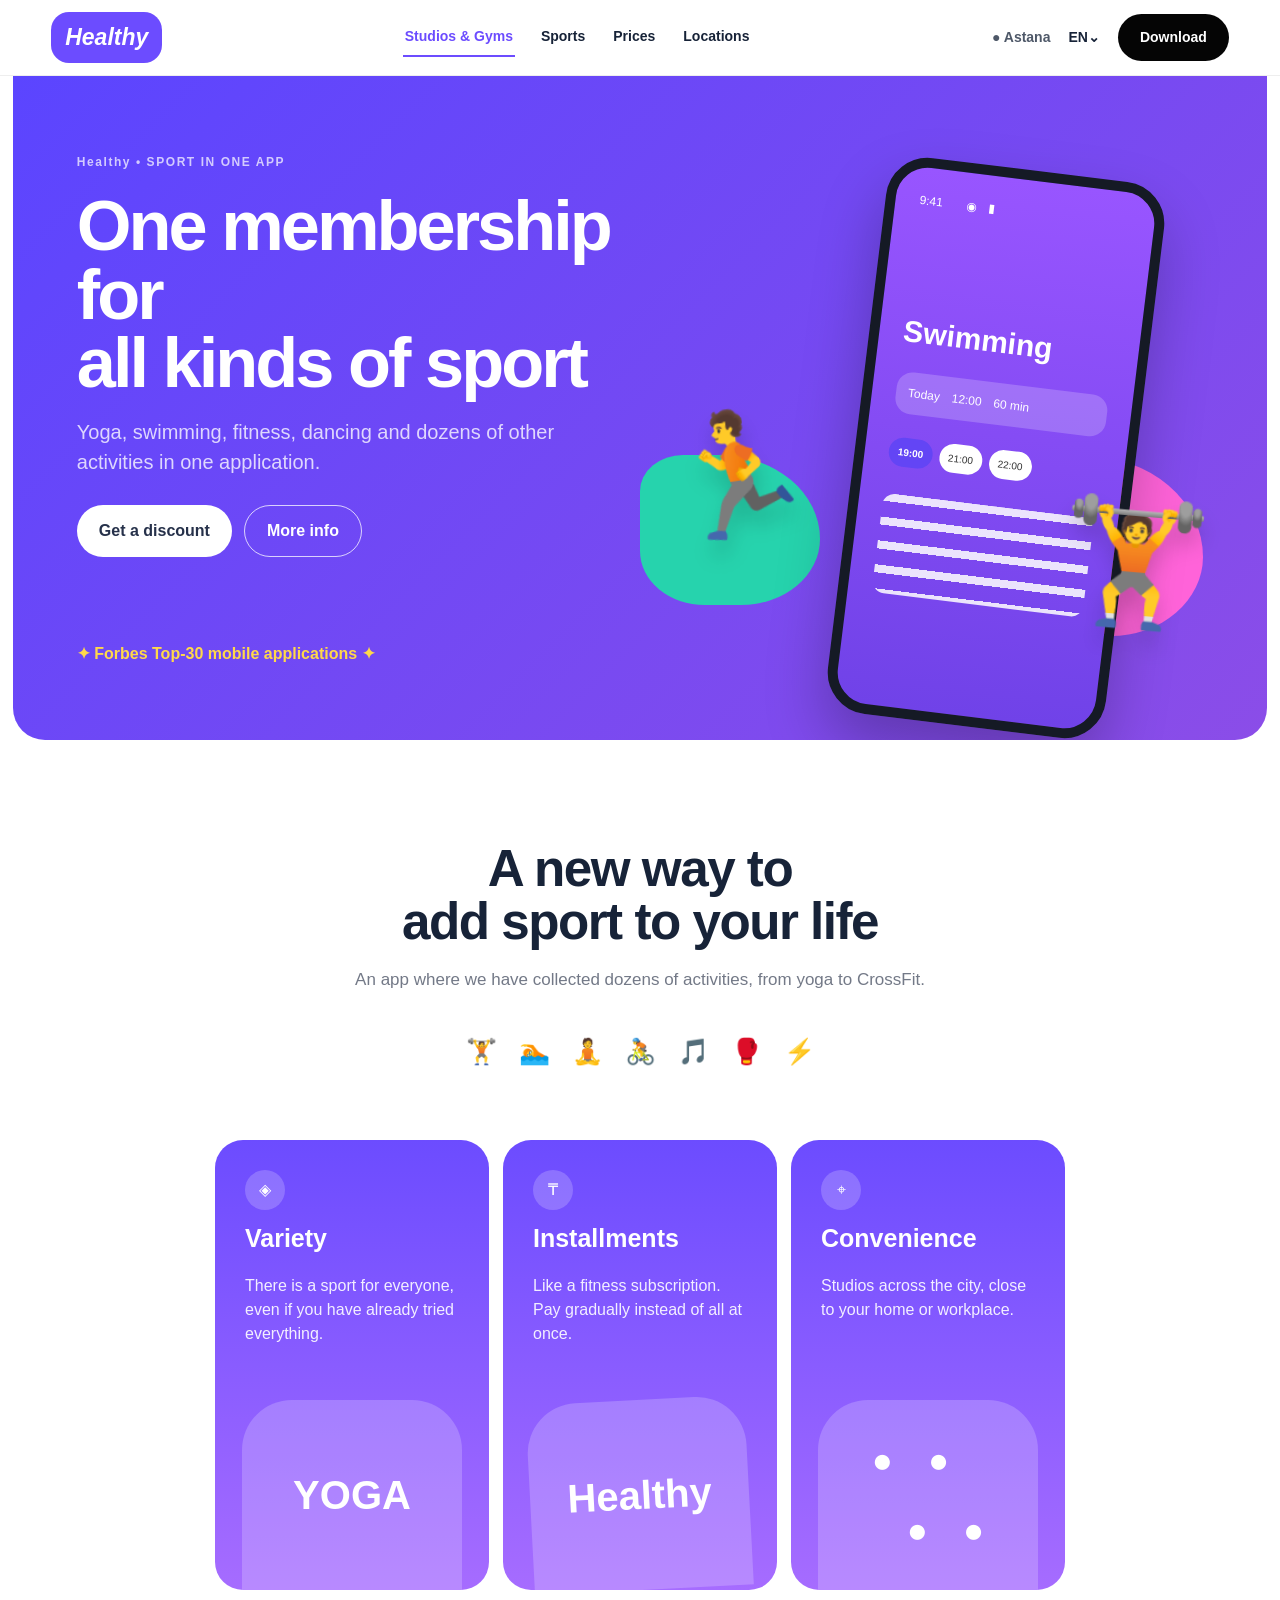
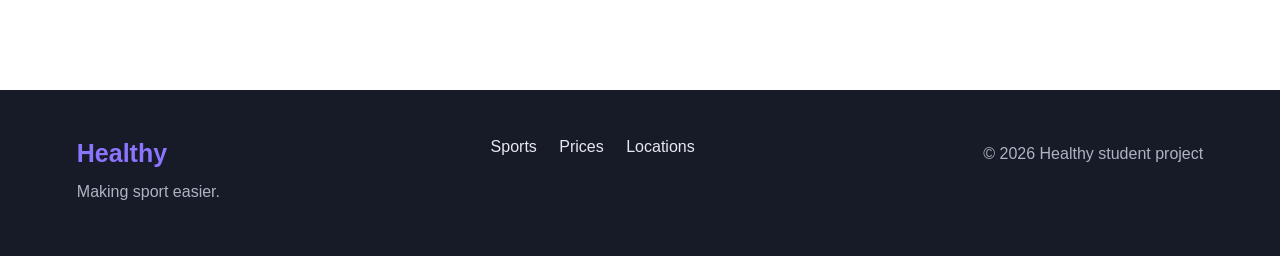
<file: index.html>
<!DOCTYPE html>
<html lang="en">
<head>
  <meta charset="UTF-8">
  <meta name="viewport" content="width=device-width, initial-scale=1.0">
  <meta name="description" content="Healthy — one membership for many sports and activities.">
  <title>Healthy — Home</title>
  <link rel="stylesheet" href="css/style.css">
  <link rel="stylesheet" href="css/responsive.css">
</head>

<body>

<header class="site-header">
  <a class="logo" href="index.html">Healthy</a>

  <nav class="main-nav" aria-label="Main navigation">
    <a class="active" href="index.html">Studios & Gyms</a>
    <a href="sports.html">Sports</a>
    <a href="services.html">Prices</a>
    <a href="locations.html">Locations</a>
  </nav>

  <div class="header-actions">
    <span class="location">● Astana</span>
    <span>EN⌄</span>
    <a class="btn btn-dark" href="locations.html#booking">Download</a>
  </div>
</header>


<main>

  <!-- HERO SECTION -->
  <section class="hero">

    <div class="hero-copy">

      <span class="eyebrow">
        Healthy • SPORT IN ONE APP
      </span>

      <h1>
        One membership for<br>
        all kinds of sport
      </h1>

      <p>
        Yoga, swimming, fitness, dancing and dozens of other
        activities in one application.
      </p>

      <div class="button-row">
        <a class="btn btn-light" href="services.html">
          Get a discount
        </a>

        <a class="btn btn-outline-light" href="locations.html#booking">
          More info
        </a>
      </div>

      <div class="award">
        ✦ Forbes Top-30 mobile applications ✦
      </div>

    </div>


    <div class="hero-visual">

      <div class="phone">

        <div class="phone-top">
          9:41　　◉　▮
        </div>

        <div class="phone-title">
          Swimming
        </div>

        <div class="phone-card">
          Today　12:00　60 min
        </div>

        <div class="phone-times">
          <b>19:00</b>
          <span>21:00</span>
          <span>22:00</span>
        </div>

        <div class="phone-lines"></div>

      </div>

      <div class="person person-one">
        🏃
      </div>

      <div class="person person-two">
        🏋️
      </div>

      <div class="shape shape-pink"></div>

      <div class="shape shape-green"></div>

    </div>

  </section>


  <!-- INTRO SECTION -->
  <section class="section intro-section">

    <div class="section-heading centered">

      <h2>
        A new way to<br>
        add sport to your life
      </h2>

      <p>
        An app where we have collected dozens of activities,
        from yoga to CrossFit.
      </p>

    </div>


    <div class="icon-row" aria-label="Types of activities">

      <span>🏋️</span>
      <span>🏊</span>
      <span>🧘</span>
      <span>🚴</span>
      <span>🎵</span>
      <span>🥊</span>
      <span>⚡</span>

    </div>


    <div class="feature-grid">

      <article class="feature-card">

        <div>
          <span class="feature-icon">◈</span>
        </div>

        <h3>
          Variety
        </h3>

        <p>
          There is a sport for everyone, even if you have already
          tried everything.
        </p>

        <div class="mini-art yoga-art">
          YOGA
        </div>

      </article>


      <article class="feature-card">

        <div>
          <span class="feature-icon">₸</span>
        </div>

        <h3>
          Installments
        </h3>

        <p>
          Like a fitness subscription. Pay gradually instead of
          all at once.
        </p>

        <div class="mini-art cards-art">
          Healthy
        </div>

      </article>


      <article class="feature-card">

        <div>
          <span class="feature-icon">⌖</span>
        </div>

        <h3>
          Convenience
        </h3>

        <p>
          Studios across the city, close to your home or workplace.
        </p>

        <div class="mini-art map-art">
          ●　●<br>
          　●　●
        </div>

      </article>

    </div>

  </section>

</main>


<!-- FOOTER -->
<footer class="site-footer">

  <div>
    <strong>Healthy</strong>
    <p>Making sport easier.</p>
  </div>

  <div>
    <a href="sports.html">Sports</a>
    <a href="services.html">Prices</a>
    <a href="locations.html">Locations</a>
  </div>

  <div>
    <p>
      © 2026 Healthy student project
    </p>
  </div>

</footer>

</body>
</html>
</file>
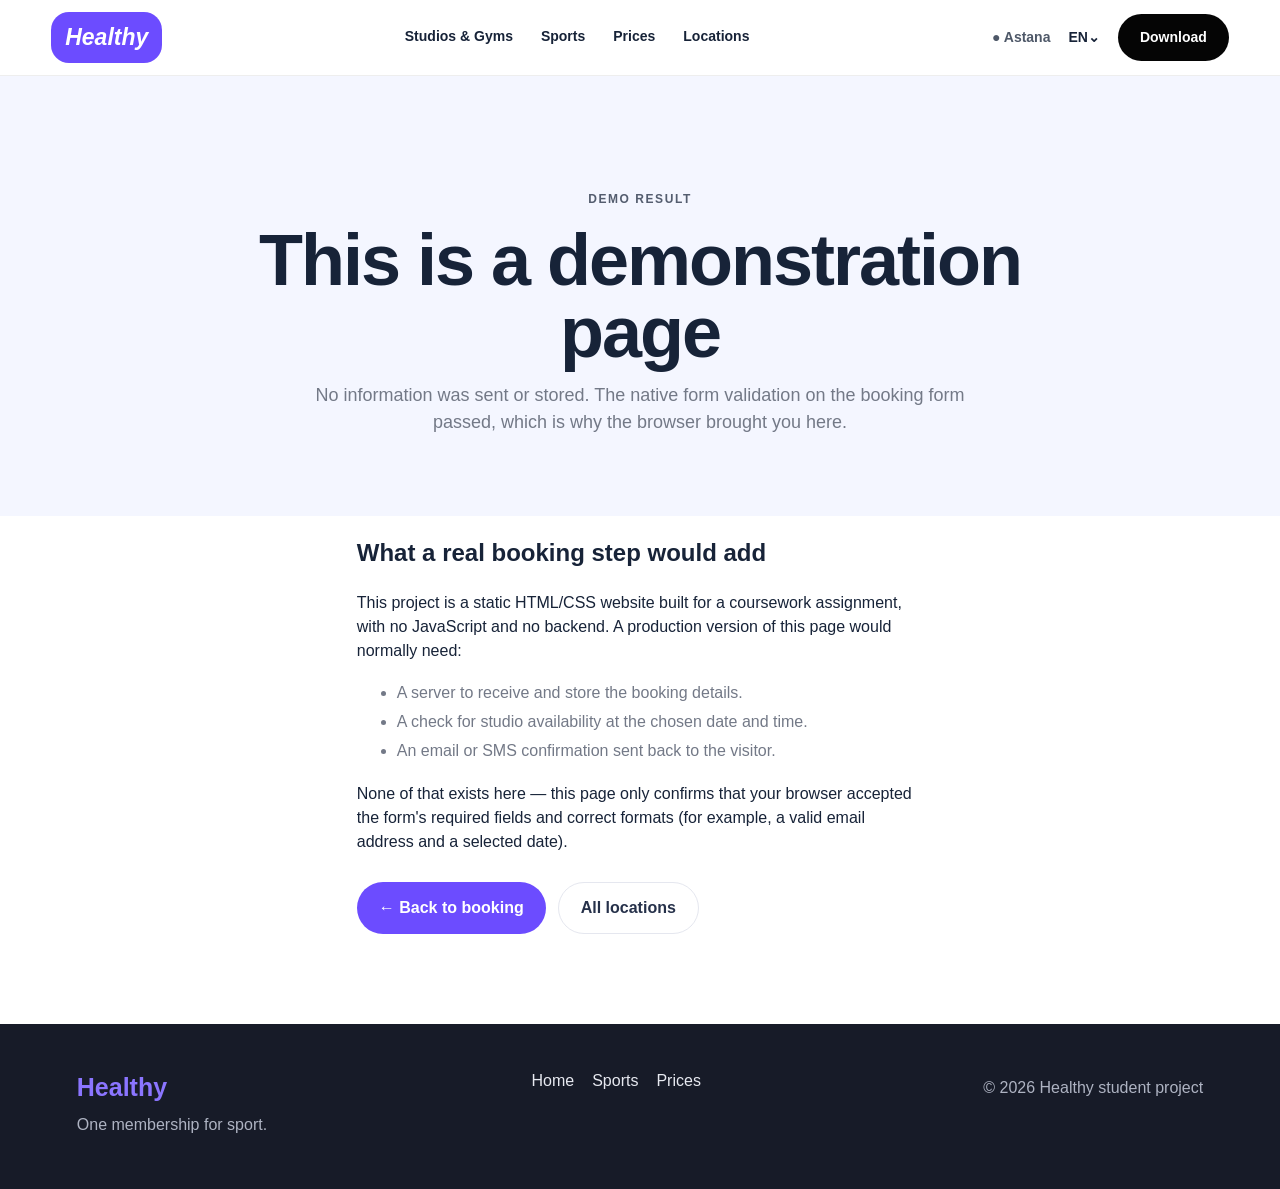
<file: demo-result.html>
<!DOCTYPE html>
<html lang="en">
<head>
  <meta charset="UTF-8">
  <meta name="viewport" content="width=device-width, initial-scale=1.0">
  <meta name="description" content="Demonstration result page for the Healthy booking form. No data is sent or stored.">
  <title>Healthy — Demo Result</title>
  <link rel="stylesheet" href="css/style.css">
  <link rel="stylesheet" href="css/responsive.css">
</head>
<body>
<header class="site-header">
  <a class="logo" href="index.html">Healthy</a>
  <nav class="main-nav" aria-label="Main navigation">
    <a href="index.html">Studios &amp; Gyms</a>
    <a href="sports.html">Sports</a>
    <a href="services.html">Prices</a>
    <a href="locations.html">Locations</a>
  </nav>
  <div class="header-actions">
    <span class="location">●  Astana</span>
    <span>EN⌄</span>
    <a class="btn btn-dark" href="locations.html#booking">Download</a>
  </div>
</header>

<main>

  <section class="page-hero">
    <span class="eyebrow">DEMO RESULT</span>
    <h1>This is a demonstration page</h1>
    <p>No information was sent or stored. The native form validation on the booking form passed, which is why the browser brought you here.</p>
  </section>

  <section class="section result-section">

    <h2>What a real booking step would add</h2>
    <p>This project is a static HTML/CSS website built for a coursework assignment, with no JavaScript and no backend. A production version of this page would normally need:</p>
    <ul>
      <li>A server to receive and store the booking details.</li>
      <li>A check for studio availability at the chosen date and time.</li>
      <li>An email or SMS confirmation sent back to the visitor.</li>
    </ul>
    <p>None of that exists here — this page only confirms that your browser accepted the form's required fields and correct formats (for example, a valid email address and a selected date).</p>

    <div class="button-row">
      <a class="btn btn-blue" href="locations.html#booking">← Back to booking</a>
      <a class="btn btn-outline" href="locations.html">All locations</a>
    </div>

  </section>

</main>

<footer class="site-footer">
  <div><strong>Healthy</strong><p>One membership for sport.</p></div>
  <div><a href="index.html">Home</a><a href="sports.html">Sports</a><a href="services.html">Prices</a></div>
  <div><p>© 2026 Healthy student project</p></div>
</footer>
</body>
</html>
</file>
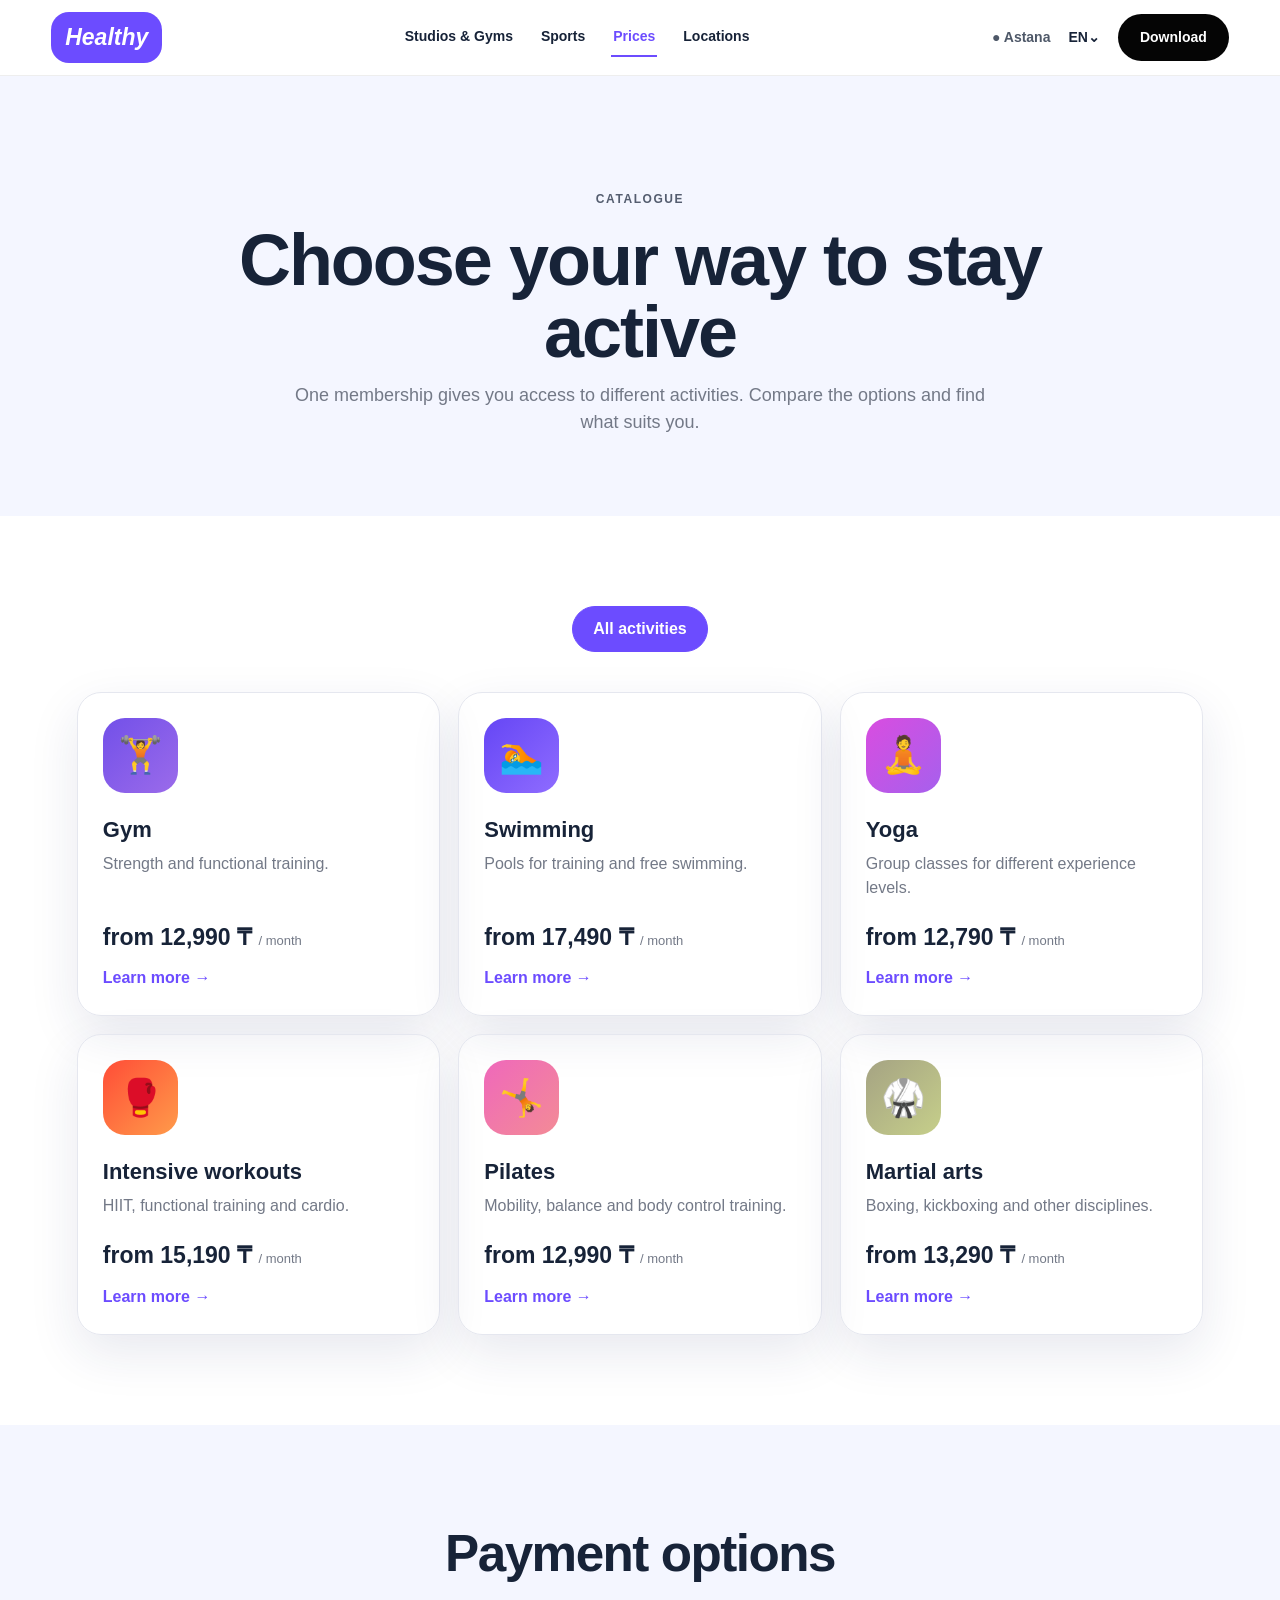
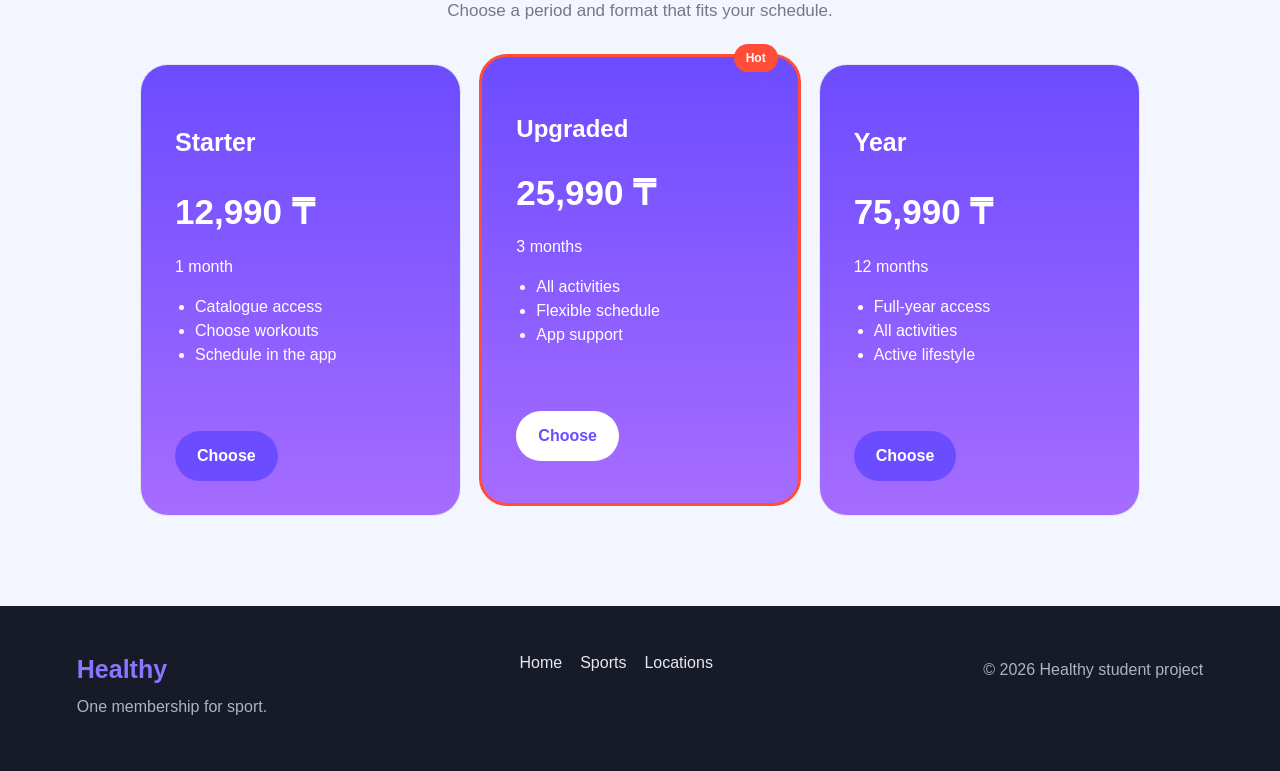
<file: services.html>
<!DOCTYPE html>
<html lang="en">
<head>
  <meta charset="UTF-8">
  <meta name="viewport" content="width=device-width, initial-scale=1.0">
  <meta name="description" content="Healthy sports catalogue and prices.">
  <title>Healthy — Prices & Activities</title>
  <link rel="stylesheet" href="css/style.css">
  <link rel="stylesheet" href="css/responsive.css">
</head>
<body>
<header class="site-header">
  <a class="logo" href="index.html">Healthy</a>
  <nav class="main-nav" aria-label="Main navigation">
    <a href="index.html">Studios & Gyms</a>
    <a href="sports.html">Sports</a>
    <a class="active" href="services.html">Prices</a>
    <a href="locations.html">Locations</a>
  </nav>
  <div class="header-actions"><span class="location">● Astana</span><span>EN⌄</span><a class="btn btn-dark" href="locations.html#booking">Download</a></div>
</header>

<main>
  <section class="page-hero">
    <span class="eyebrow">CATALOGUE</span>
    <h1>Choose your way to stay active</h1>
    <p>One membership gives you access to different activities. Compare the options and find what suits you.</p>
  </section>

  <section class="section">
    <div class="filter-bar" role="group" aria-label="Activity filters">
      <button class="filter active-filter">All activities</button>
    </div>

    <div class="catalog-grid">
      <article class="catalog-card"><div class="catalog-icon purple">🏋️</div><h2>Gym</h2><p>Strength and functional training.</p><div class="price">from 12,990 ₸ <small>/ month</small></div><a href="locations.html">Learn more →</a></article>
      <article class="catalog-card"><div class="catalog-icon blue">🏊</div><h2>Swimming</h2><p>Pools for training and free swimming.</p><div class="price">from 17,490 ₸ <small>/ month</small></div><a href="locations.html">Learn more →</a></article>
      <article class="catalog-card"><div class="catalog-icon pink">🧘</div><h2>Yoga</h2><p>Group classes for different experience levels.</p><div class="price">from 12,790 ₸ <small>/ month</small></div><a href="locations.html">Learn more →</a></article>
      <article class="catalog-card"><div class="catalog-icon orange">🥊</div><h2>Intensive workouts</h2><p>HIIT, functional training and cardio.</p><div class="price">from 15,190 ₸ <small>/ month</small></div><a href="locations.html">Learn more →</a></article>
      <article class="catalog-card"><div class="catalog-icon rose">🤸</div><h2>Pilates</h2><p>Mobility, balance and body control training.</p><div class="price">from 12,990 ₸ <small>/ month</small></div><a href="locations.html">Learn more →</a></article>
      <article class="catalog-card"><div class="catalog-icon olive">🥋</div><h2>Martial arts</h2><p>Boxing, kickboxing and other disciplines.</p><div class="price">from 13,290 ₸ <small>/ month</small></div><a href="locations.html">Learn more →</a></article>
    </div>
  </section>

  <section class="pricing-section">
    <div class="section-heading centered"><h2>Payment options</h2><p>Choose a period and format that fits your schedule.</p></div>
    <div class="pricing-grid">
      <article class="price-card"><h3 style="color: white;">Starter</h2 style="color: white;"><strong style="color: white;">12,990 ₸</strong><p style="color: white;">1 month</p><ul style="color: white;"><li>Catalogue access</li><li>Choose workouts</li><li>Schedule in the app</li></ul><a class="btn btn-blue" href="locations.html#booking">Choose</a></article>
      <article class="price-card featured-price"><span class="badge">Hot</span><h2 style="color: white;">Upgraded</h3 style="color: white;"><strong style="color: white;">25,990 ₸</strong><p style="color: white;">3 months</p><ul style="color: white;"><li>All activities</li><li>Flexible schedule</li><li>App support</li></ul><a class="btn btn-light-blue" href="locations.html#booking">Choose</a></article>
      <article class="price-card"><h3 style="color: white;">Year</h2><strong style="color: white;">75,990 ₸</strong><p style="color: white;">12 months</p><ul style="color: white;"><li>Full-year access</li><li>All activities</li><li>Active lifestyle</li></ul><a class="btn btn-blue" href="locations.html#booking">Choose</a></article>
    </div>
  </section>
</main>

<footer class="site-footer">
  <div><strong>Healthy</strong><p>One membership for sport.</p></div>
  <div><a href="index.html">Home</a><a href="sports.html">Sports</a><a href="locations.html">Locations</a></div>
  <div><p>© 2026 Healthy student project</p></div>
</footer>
</body>
</html>
</file>
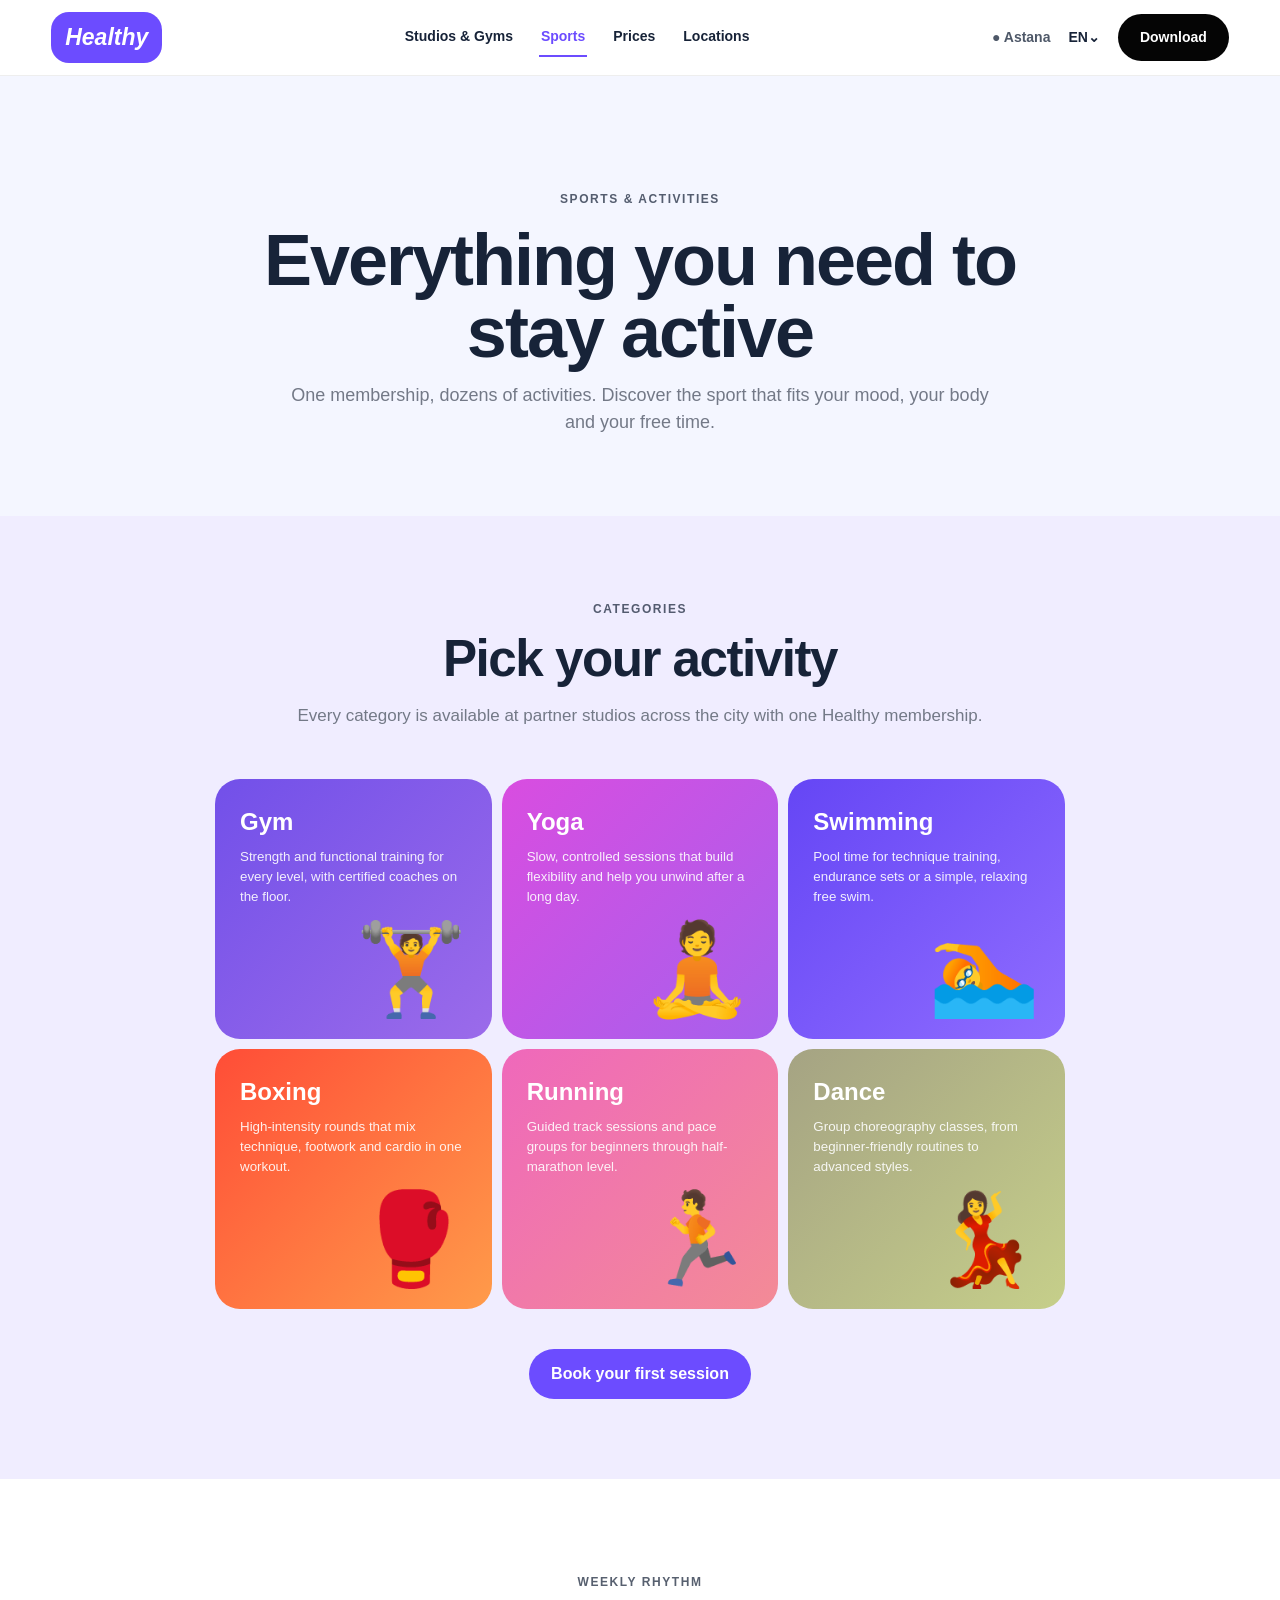
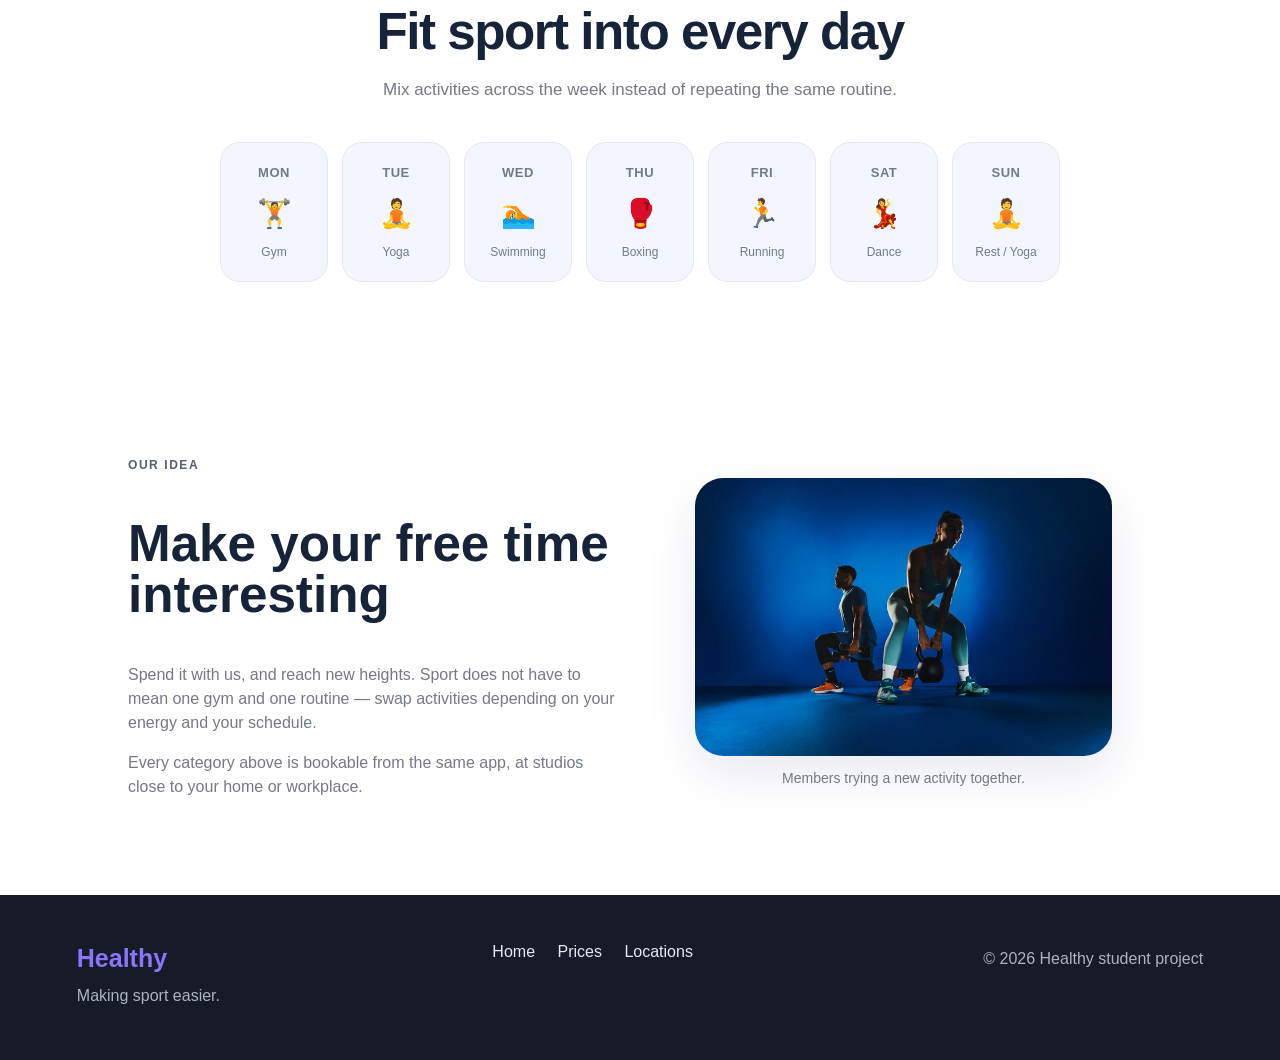
<file: sports.html>
<!DOCTYPE html>
<html lang="en">
<head>
  <meta charset="UTF-8">
  <meta name="viewport" content="width=device-width, initial-scale=1.0">
  <meta name="description" content="Explore all sports and activities available with a single Healthy membership.">
  <title>Healthy — Sports & Activities</title>
  <link rel="stylesheet" href="css/style.css">
  <link rel="stylesheet" href="css/responsive.css">
</head>
<body>
<header class="site-header">
  <a class="logo" href="index.html">Healthy</a>
  <nav class="main-nav" aria-label="Main navigation">
    <a href="index.html">Studios & Gyms</a>
    <a class="active" href="sports.html">Sports</a>
    <a href="services.html">Prices</a>
    <a href="locations.html">Locations</a>
  </nav>
  <div class="header-actions">
    <span class="location">● Astana</span>
    <span>EN⌄</span>
    <a class="btn btn-dark" href="locations.html#booking">Download</a>
  </div>
</header>

<main>

  <!-- ===== HERO ===== -->
  <section class="page-hero">
    <span class="eyebrow">SPORTS & ACTIVITIES</span>
    <h1>Everything you need to stay active</h1>
    <p>One membership, dozens of activities. Discover the sport that fits your mood, your body and your free time.</p>
  </section>

  <!-- ===== CATEGORIES — CSS Grid, 6 cards (reuses .sport-strip / .sport-grid / .sport-card) ===== -->
  <section class="sport-strip">

    <div class="section-heading centered">
      <span class="eyebrow">CATEGORIES</span>
      <h2>Pick your activity</h2>
      <p>Every category is available at partner studios across the city with one Healthy membership.</p>
    </div>

    <div class="sport-grid">

      <article class="sport-card purple">
        <span>Gym</span>
        <small>Strength and functional training for every level, with certified coaches on the floor.</small>
        <strong aria-hidden="true">🏋️</strong>
      </article>

      <article class="sport-card pink">
        <span>Yoga</span>
        <small>Slow, controlled sessions that build flexibility and help you unwind after a long day.</small>
        <strong aria-hidden="true">🧘</strong>
      </article>

      <article class="sport-card blue">
        <span>Swimming</span>
        <small>Pool time for technique training, endurance sets or a simple, relaxing free swim.</small>
        <strong aria-hidden="true">🏊</strong>
      </article>

      <article class="sport-card orange">
        <span>Boxing</span>
        <small>High-intensity rounds that mix technique, footwork and cardio in one workout.</small>
        <strong aria-hidden="true">🥊</strong>
      </article>

      <article class="sport-card rose">
        <span>Running</span>
        <small>Guided track sessions and pace groups for beginners through half-marathon level.</small>
        <strong aria-hidden="true">🏃</strong>
      </article>

      <article class="sport-card olive">
        <span>Dance</span>
        <small>Group choreography classes, from beginner-friendly routines to advanced styles.</small>
        <strong aria-hidden="true">💃</strong>
      </article>

    </div>

    <a href="locations.html#booking" class="btn btn-blue" style="display:block;width:fit-content;margin:40px auto 0;">Book your first session</a>

  </section>

  <!-- ===== WEEKLY RHYTHM — page-specific Flexbox component ===== -->
  <section class="section">

    <div class="section-heading centered">
      <span class="eyebrow">WEEKLY RHYTHM</span>
      <h2>Fit sport into every day</h2>
      <p>Mix activities across the week instead of repeating the same routine.</p>
    </div>

    <div class="schedule-row" role="list" aria-label="Suggested weekly activity plan">
      <div class="day-chip" role="listitem"><strong>MON</strong><span aria-hidden="true">🏋️</span><small>Gym</small></div>
      <div class="day-chip" role="listitem"><strong>TUE</strong><span aria-hidden="true">🧘</span><small>Yoga</small></div>
      <div class="day-chip" role="listitem"><strong>WED</strong><span aria-hidden="true">🏊</span><small>Swimming</small></div>
      <div class="day-chip" role="listitem"><strong>THU</strong><span aria-hidden="true">🥊</span><small>Boxing</small></div>
      <div class="day-chip" role="listitem"><strong>FRI</strong><span aria-hidden="true">🏃</span><small>Running</small></div>
      <div class="day-chip" role="listitem"><strong>SAT</strong><span aria-hidden="true">💃</span><small>Dance</small></div>
      <div class="day-chip" role="listitem"><strong>SUN</strong><span aria-hidden="true">🧘</span><small>Rest / Yoga</small></div>
    </div>

  </section>

  <!-- ===== FREE TIME STORY — two-column Grid, image + copy ===== -->
  <section class="story-section">

    <div class="story-copy">
      <span class="eyebrow">OUR IDEA</span>
      <h2>Make your free time interesting</h2>
      <p>Spend it with us, and reach new heights. Sport does not have to mean one gym and one routine — swap activities depending on your energy and your schedule.</p>
      <p>Every category above is bookable from the same app, at studios close to your home or workplace.</p>
    </div>

    <figure class="story-photo">
      <img src="images/activities.jpg" alt="People doing different sports together outdoors, including running and stretching" width="735" height="490">
      <figcaption>Members trying a new activity together.</figcaption>
    </figure>

  </section>

</main>

<footer class="site-footer">
  <div>
    <strong>Healthy</strong>
    <p>Making sport easier.</p>
  </div>
  <div>
    <a href="index.html">Home</a>
    <a href="services.html">Prices</a>
    <a href="locations.html">Locations</a>
  </div>
  <div>
    <p>© 2026 Healthy student project</p>
  </div>
</footer>

</body>
</html>
</file>
<file: css/style.css>
:root {
  --orange: #ff4d37;
  --blue: #6c4cff;
  --blue-dark: #4b2ed8;
  --text: #172338;
  --muted: #737987;
  --light: #f4f6ff;
  --border: #e5e7ef;
  --radius: 28px;
  --shadow: 0 18px 50px rgba(30, 40, 100, .10);
}
* { box-sizing: border-box; }
html { scroll-behavior: smooth; }
body { margin: 0; font-family: Arial, Helvetica, sans-serif; color: var(--text); background: #fff; line-height: 1.5; }
a { color: inherit; text-decoration: none; }
img { display: block; max-width: 100%; height: auto; }
button, input, select, textarea { font: inherit; }
.site-header { min-height: 72px; padding: 12px 4%; display: flex; align-items: center; gap: 28px; position: sticky; top: 0; z-index: 20; background: rgba(255,255,255,.96); border-bottom: 1px solid #eee; }
.logo { flex: 0 0 auto; background: var(--blue); color: #fff; font-weight: 900; font-size: 23px; font-style: italic; padding: 8px 14px; border-radius: 18px; }
.main-nav { display: flex; align-items: center; justify-content: center; gap: 24px; flex: 1; flex-wrap: wrap; }
.main-nav a { font-size: 14px; font-weight: 700; padding: 8px 2px; border-bottom: 2px solid transparent; }
.main-nav a:hover, .main-nav a:focus, .main-nav .active { color: var(--blue); border-bottom-color: var(--blue); }
.header-actions { display: flex; align-items: center; gap: 18px; font-size: 14px; font-weight: 700; white-space: nowrap; }
.location { color: #4e5868; }
.btn { display: inline-flex; align-items: center; justify-content: center; border: 0; cursor: pointer; border-radius: 999px; padding: 13px 22px; font-weight: 800; transition: .2s; }
.btn:hover { transform: translateY(-2px); }
.btn:focus, button:focus, input:focus, select:focus, textarea:focus, a:focus { outline: 3px solid rgba(108,76,255,.25); outline-offset: 3px; }
.btn-dark { background: #050505; color: white; }
.btn-blue { background: var(--blue); color: white; }
.btn-light { background: white; color: #26314a; }
.btn-outline-light { border: 1px solid rgba(255,255,255,.75); color: white; background: transparent; }
.btn-light-blue { background: white; color: var(--blue); }
.button-row { display: flex; gap: 12px; flex-wrap: wrap; margin-top: 28px; }
.center { text-align: center; }

.hero { min-height: 650px; margin: 0 1%; border-radius: 0 0 32px 32px; background: linear-gradient(135deg,#5b45ff,#8b4de8); color: #fff; display: grid; grid-template-columns: 1fr 1fr; overflow: hidden; padding: 72px 5%; position: relative; }
.hero-copy { align-self: center; z-index: 2; max-width: 650px; }
.eyebrow { font-size: 12px; font-weight: 900; letter-spacing: .13em; opacity: .72; }
.hero h1 { font-size: clamp(46px, 5.5vw, 78px); line-height: .98; margin: 18px 0; letter-spacing: -3px; }
.hero p { max-width: 520px; font-size: 20px; color: rgba(255,255,255,.78); }
.award { margin-top: 85px; font-weight: 700; color: #ffd84a; }
.hero-visual { position: relative; min-height: 520px; }
.phone { position: absolute; z-index: 3; right: 12%; top: 4%; width: 280px; height: 560px; padding: 24px; border: 10px solid #151a25; border-radius: 42px; background: linear-gradient(#9855ff,#7042e8); box-shadow: 0 30px 60px rgba(0,0,0,.25); transform: rotate(7deg); }
.phone-top { font-size: 12px; }
.phone-title { font-size: 30px; font-weight: 900; margin-top: 100px; }
.phone-card { background: rgba(255,255,255,.2); border-radius: 16px; padding: 12px; margin-top: 18px; font-size: 12px; }
.phone-times { display: flex; gap: 7px; margin-top: 24px; }
.phone-times > * { background: white; color: #333; padding: 7px 9px; border-radius: 20px; font-size: 10px; }
.phone-times b { background: #6345f5; color: white; }
.phone-lines { height: 100px; margin-top: 28px; background: repeating-linear-gradient(to bottom,rgba(255,255,255,.85) 0 8px,transparent 8px 24px); border-radius: 12px; }
.person { position: absolute; z-index: 4; font-size: 120px; filter: drop-shadow(0 15px 10px rgba(0,0,0,.15)); }
.person-one { left: 4%; bottom: 20%; transform: rotate(-8deg); }
.person-two { right: -1%; bottom: 3%; transform: rotate(5deg); }
.shape { position: absolute; border-radius: 30% 70% 55% 45%; }
.shape-pink { width: 210px; height: 180px; right: 0; bottom: 6%; background: #ff63d9; }
.shape-green { width: 180px; height: 150px; left: 0; bottom: 12%; background: #26d3ad; }

.section { padding: 90px 6%; }
.section-heading { max-width: 800px; }
.section-heading h2 { font-size: clamp(34px, 4vw, 52px); line-height: 1.05; margin: 12px 0 18px; letter-spacing: -1.5px; }
.section-heading p { color: var(--muted); font-size: 17px; }
.centered { text-align: center; margin: 0 auto 40px; }
.intro-section { padding-bottom: 100px; }
.icon-row { display: flex; justify-content: center; gap: 22px; font-size: 25px; margin: 35px 0 70px; flex-wrap: wrap; }
.feature-grid { display: grid; grid-template-columns: repeat(3, minmax(0, 1fr)); gap: 14px; max-width: 850px; margin: auto; }
.feature-card { min-height: 450px; padding: 30px; color: white; border-radius: 28px; background: linear-gradient(180deg,#6c4cff,#a66cff); overflow: hidden; position: relative; }
.feature-card h3 { font-size: 25px; margin: 10px 0; }
.feature-card p { opacity: .9; }
.feature-icon { display: inline-grid; place-items: center; width: 40px; height: 40px; border-radius: 50%; background: rgba(255,255,255,.2); }
.mini-art { position: absolute; bottom: 0; left: 10%; right: 10%; height: 190px; border-radius: 50px 50px 0 0; display: grid; place-items: center; font-size: 40px; font-weight: 900; background: rgba(255,255,255,.2); }
.cards-art { transform: rotate(-3deg); }
.map-art { font-size: 35px; line-height: 2; }

.sport-strip { background: #f0edff; padding: 80px 6%; }
.sport-grid { display: grid; grid-template-columns: repeat(3, minmax(0, 1fr)); gap: 10px; max-width: 850px; margin: 50px auto 30px; }
.sport-card { min-height: 260px; border-radius: 25px; padding: 25px; color: white; display: flex; flex-direction: column; position: relative; overflow: hidden; transition: .2s; }
.sport-card:hover { transform: translateY(-4px); }
.sport-card span { font-size: 24px; font-weight: 900; position: relative; z-index: 2; }
.sport-card small { margin-top: 7px; opacity: .9; position: relative; z-index: 2; }
.sport-card strong { margin-top: auto; font-size: 90px; align-self: flex-end; line-height: 1; }
.purple { background: linear-gradient(135deg,#7250e9,#9b6bea); }
.blue { background: linear-gradient(135deg,#6546f5,#8f6cff); }
.pink { background: linear-gradient(135deg,#d94de0,#a660ed); }
.rose { background: linear-gradient(135deg,#ef68bb,#f38b96); }
.orange { background: linear-gradient(135deg,#ff4d37,#ff9b4a); }
.olive { background: linear-gradient(135deg,#a5a383,#c6cf8a); }

.page-hero { padding: 110px 8% 80px; background: var(--light); text-align: center; }
.page-hero h1 { font-size: clamp(42px, 6vw, 72px); max-width: 900px; margin: 14px auto; line-height: 1; letter-spacing: -2px; }
.page-hero p { max-width: 700px; margin: auto; color: var(--muted); font-size: 18px; }

.filter-bar { display: flex; justify-content: center; gap: 10px; flex-wrap: wrap; margin-bottom: 40px; }
.filter { border: 1px solid var(--border); background: white; border-radius: 999px; padding: 10px 20px; cursor: pointer; font-weight: 700; }
.filter:hover, .active-filter { background: var(--blue); color: white; border-color: var(--blue); }
.catalog-grid { display: grid; grid-template-columns: repeat(3, minmax(0,1fr)); gap: 18px; }
.catalog-card { border: 1px solid var(--border); border-radius: 24px; padding: 25px; box-shadow: var(--shadow); min-height: 290px; display: flex; flex-direction: column; }
.catalog-icon { width: 75px; height: 75px; display: grid; place-items: center; border-radius: 22px; font-size: 36px; color: white; }
.card-photo { margin: -25px -25px 18px; border-radius: 24px 24px 0 0; overflow: hidden; }
.card-photo img { width: 100%; height: 170px; object-fit: cover; display: block; }
.catalog-card h2 { font-size: 22px; margin: 20px 0 6px; }
.catalog-card p { color: var(--muted); margin: 0 0 20px; }
.price { font-size: 23px; font-weight: 900; margin-top: auto; }
.price small { color: var(--muted); font-size: 13px; font-weight: 400; }
.catalog-card > a { color: var(--blue); font-weight: 800; margin-top: 12px; }
.pricing-section { padding: 90px 6%; background: var(--light); }
.pricing-grid { display: grid; grid-template-columns: repeat(3, minmax(0,1fr)); gap: 18px; max-width: 1000px; margin: auto; }
.price-card { background: linear-gradient(180deg,#6c4cff,#a66cff); padding: 34px; border-radius: 28px; border: 1px solid var(--border); position: relative; }
.price-card h3 { font-size: 25px; }
.price-card > strong { font-size: 35px; }
.price-card ul { padding-left: 20px; color: var(--muted); min-height: 120px; }
.featured-price { border: 3px solid var(--orange); transform: translateY(-10px); }
.badge { position: absolute; top: -13px; right: 20px; background: var(--orange); color: white; border-radius: 20px; padding: 5px 12px; font-size: 12px; font-weight: 800; }
.about-hero { display: grid; grid-template-columns: 1.5fr .7fr; gap: 50px; padding: 100px 8%; background: linear-gradient(135deg,#f2f3ff,#fff); align-items: center; }
.about-hero h1 { font-size: clamp(42px,5vw,68px); line-height: 1; margin: 14px 0 22px; letter-spacing: -2px; }
.about-hero p { color: var(--muted); max-width: 700px; font-size: 18px; }
.about-stat { background: var(--blue); color: white; padding: 35px; border-radius: 30px; display: grid; grid-template-columns: auto 1fr; gap: 8px 18px; box-shadow: var(--shadow); }
.about-stat strong { font-size: 40px; }
.about-stat hr { grid-column: 1 / -1; width: 100%; border: 0; border-top: 1px solid rgba(255,255,255,.3); margin: 15px 0; }
.steps-grid { display: grid; grid-template-columns: repeat(3,1fr); gap: 15px; }
.steps-grid-4 { grid-template-columns: repeat(4, minmax(0,1fr)); }
.step { padding: 30px; background: var(--light); border-radius: 24px; min-height: 230px; }
.step > span, .benefit-grid article > span { color: var(--blue); font-weight: 900; }
.step h3 { font-size: 23px; }
.step p, .benefit-grid p { color: var(--muted); }
.story-section { display: grid; grid-template-columns: 1fr 1fr; gap: 30px; align-items: center; padding: 80px 10%; background: #fff; }
.story-copy h2 { font-size: clamp(38px,4vw,55px); line-height: 1; }
.story-copy p { color: var(--muted); max-width: 620px; }
.story-visual { min-height: 420px; position: relative; display: grid; place-items: center; }
.circle-art { width: 300px; height: 300px; border-radius: 50%; background: linear-gradient(135deg,#ff72d9,#6c4cff); display: grid; place-items: center; color: white; font-size: 90px; font-weight: 900; }
.floating-card { position: absolute; top: 20px; right: 5%; background: white; border-radius: 20px; padding: 20px; box-shadow: var(--shadow); text-align: center; }
.floating-card.second { left: 5%; top: auto; bottom: 20px; }
.benefit-grid { display: grid; grid-template-columns: repeat(3,1fr); gap: 16px; max-width: 1000px; margin: auto; }
.benefit-grid article { border-top: 2px solid var(--blue); padding: 25px 5px; }

.contact-layout { display: grid; grid-template-columns: .9fr 1.1fr; gap: 60px; align-items: start; }
.contact-info h2, .contact-form h2 { font-size: 32px; margin-top: 0; }
.contact-item { display: flex; gap: 16px; margin: 25px 0; }
.contact-item > span { font-size: 25px; }
.contact-item p { margin: 3px 0; color: var(--muted); }
.map-box { margin-top: 30px; background: linear-gradient(135deg,#e0d9ff,#eadfff); border-radius: 28px; min-height: 210px; padding: 25px; position: relative; overflow: hidden; }
.map-box > span { font-size: 35px; }
.map-dots { position: absolute; inset: 70px 25px 0; font-size: 35px; color: var(--blue); line-height: 1.5; }
.contact-form { background: white; padding: 35px; border: 1px solid var(--border); border-radius: 28px; box-shadow: var(--shadow); display: grid; gap: 10px; }
.contact-form label { font-weight: 800; margin-top: 8px; }
.demo-note { background: #fff6e0; border: 1px solid #f0ddaa; color: #6b5a1f; border-radius: 14px; padding: 12px 16px; font-size: 14px; margin: 0 0 6px; }
.result-section { max-width: 720px; margin: 0 auto; padding-top: 0; }
.result-section ul { color: var(--muted); line-height: 1.8; }
.btn-outline { background: white; color: #26314a; border: 1px solid var(--border); }
.contact-form input, .contact-form select, .contact-form textarea { width: 100%; border: 1px solid #dfe2eb; border-radius: 14px; padding: 13px 15px; background: #fafbff; resize: vertical; }
.contact-form .check { display: flex; gap: 8px; align-items: center; font-weight: 400; color: var(--muted); }
.contact-form .check input { width: auto; }
.faq-section { padding: 80px 8%; background: var(--light); }
.faq-grid { max-width: 900px; margin: auto; display: grid; grid-template-columns: 1fr 1fr; gap: 12px; }
details { background: white; padding: 20px 24px; border-radius: 18px; }
summary { cursor: pointer; font-weight: 800; }
details p { color: var(--muted); }

.schedule-row { display: flex; flex-wrap: wrap; justify-content: center; gap: 14px; max-width: 950px; margin: 40px auto 0; }
.day-chip { background: var(--light); border: 1px solid var(--border); border-radius: 20px; padding: 20px 16px; min-width: 108px; text-align: center; transition: .2s; }
.day-chip:hover { transform: translateY(-4px); box-shadow: var(--shadow); }
.day-chip strong { display: block; font-size: 13px; letter-spacing: .04em; color: var(--muted); margin-bottom: 10px; }
.day-chip span { font-size: 28px; }
.day-chip small { display: block; margin-top: 8px; font-size: 12px; color: var(--muted); }
.story-photo img { width: 100%; height: 100%; object-fit: cover; border-radius: 28px; box-shadow: var(--shadow); display: block; }
.story-photo figcaption { margin-top: 12px; text-align: center; color: var(--muted); font-size: 14px; }

.site-footer { padding: 45px 6%; background: #171b28; color: white; display: flex; justify-content: space-between; gap: 30px; flex-wrap: wrap; }
.site-footer strong { color: #8b75ff; font-size: 25px; }
.site-footer p { color: #aeb3c2; margin: 7px 0; }
.site-footer a { margin-right: 18px; color: #e7e9f0; }
.site-footer a:hover { color: #a58fff; }
</file>
<file: css/responsive.css>
@media (max-width: 900px) {
  .site-header { flex-wrap: wrap; gap: 12px; }
  .main-nav { order: 3; flex-basis: 100%; justify-content: flex-start; overflow-x: auto; flex-wrap: nowrap; padding-bottom: 4px; }
  .header-actions .location, .header-actions > span:nth-child(2) { display: none; }
  .hero { grid-template-columns: 1fr; min-height: 900px; }
  .hero-copy { align-self: start; }
  .hero-visual { min-height: 480px; }
  .feature-grid, .sport-grid, .catalog-grid, .pricing-grid { grid-template-columns: repeat(2, minmax(0,1fr)); }
  .about-hero, .story-section, .contact-layout { grid-template-columns: 1fr; }
  .steps-grid-4 { grid-template-columns: repeat(2, minmax(0,1fr)); }
  .steps-grid:not(.steps-grid-4), .benefit-grid { grid-template-columns: 1fr; }
  .featured-price { transform: none; }
}

@media (max-width: 600px) {
  .site-header { padding: 10px 4%; }
  .logo { font-size: 18px; padding: 6px 10px; }
  .main-nav { gap: 14px; }
  .main-nav a { font-size: 12px; }
  .header-actions .btn { padding: 9px 13px; font-size: 12px; }
  .hero { margin: 0; border-radius: 0 0 22px 22px; padding: 55px 7%; min-height: 790px; }
  .hero h1 { font-size: 44px; letter-spacing: -2px; }
  .hero p { font-size: 16px; }
  .award { margin-top: 50px; font-size: 13px; }
  .hero-visual { min-height: 360px; }
  .phone { width: 190px; height: 380px; border-width: 7px; border-radius: 28px; right: 4%; }
  .phone-title { margin-top: 55px; font-size: 22px; }
  .person { font-size: 75px; }
  .shape-pink { width: 130px; height: 110px; }
  .shape-green { width: 120px; height: 95px; }
  .section, .pricing-section, .faq-section { padding: 60px 5%; }
  .section-heading h2 { font-size: 34px; }
  .feature-grid, .sport-grid, .catalog-grid, .pricing-grid, .faq-grid, .steps-grid-4 { grid-template-columns: 1fr; }
  .feature-card { min-height: 390px; }
  .sport-card { min-height: 220px; }
  .page-hero { padding: 70px 6%; }
  .page-hero h1 { font-size: 42px; }
  .about-hero { padding: 70px 6%; }
  .about-hero h1 { font-size: 42px; }
  .story-section { padding: 60px 6%; }
  .circle-art { width: 230px; height: 230px; font-size: 65px; }
  .floating-card { padding: 12px; font-size: 13px; }
  .contact-layout { padding-top: 50px; }
  .contact-form { padding: 24px; }
  .site-footer { flex-direction: column; }
  .day-chip { min-width: 85px; padding: 14px 10px; }
  .day-chip span { font-size: 22px; }
}
</file>
